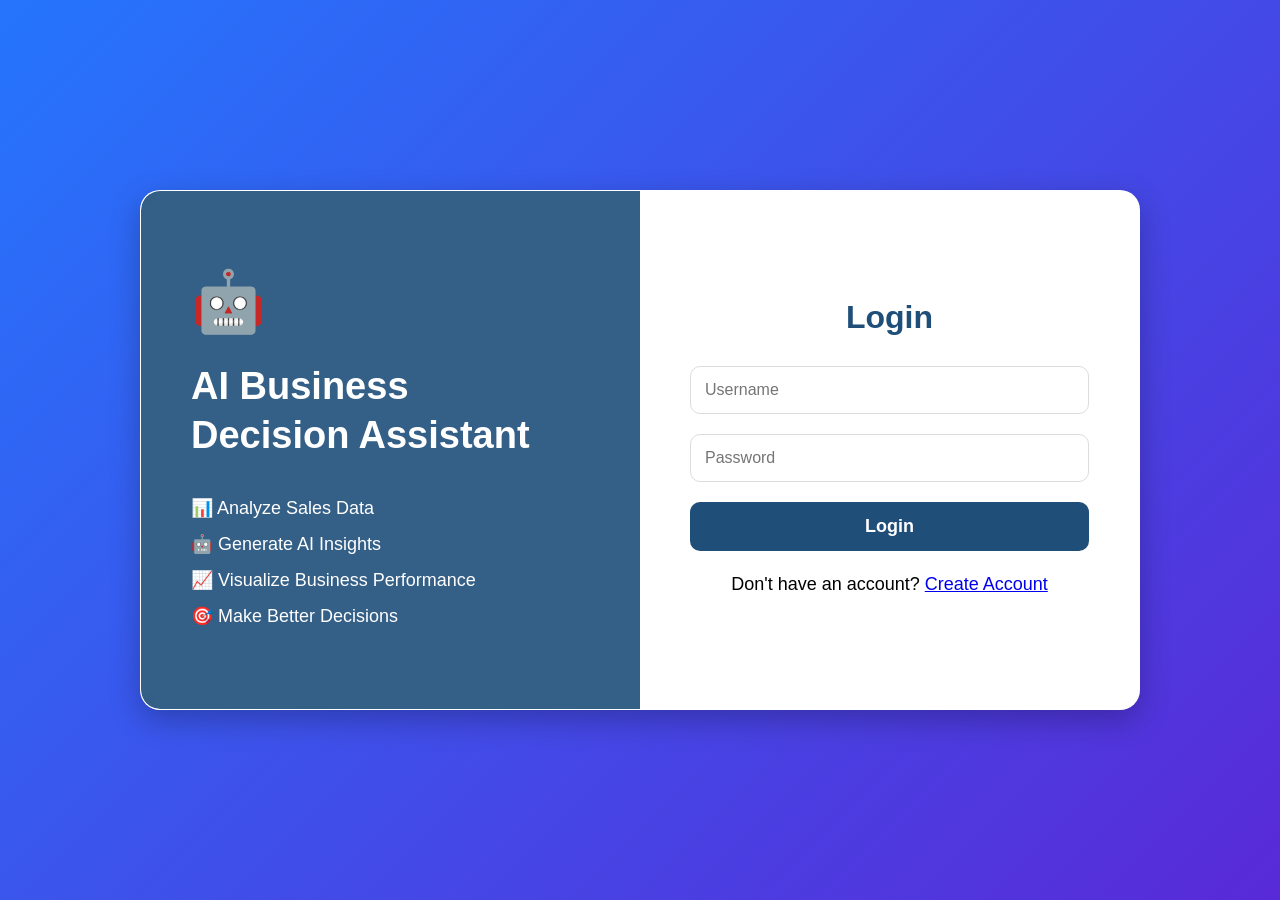
<file: templates/login.html>
<!DOCTYPE html>
<html>
<head>
    <title>Login</title>
    <style>
@keyframes fadeIn {
    from {
        opacity: 0;
        transform: translateY(30px);
    }
    to {
        opacity: 1;
        transform: translateY(0);
    }
}
</style>

    <style>
        * {
            margin: 0;
            padding: 0;
            box-sizing: border-box;
        }

        body {
            font-family: Arial;
            min-height: 100vh;
            display: flex;
            justify-content: center;
            align-items: center;

            background: linear-gradient(-45deg, #1f4e79, #4e73df, #6a11cb, #2575fc);
            background-size: 400% 400%;
            animation: gradientMove 8s ease infinite;

            /* 🔥 IMPORTANT FIX */
            padding: 20px;
        }

        .container {
            display: flex;
            width: 1000px;
            max-width: 95%;
            min-height: 520px;

            background: white;
            border-radius: 20px;
            overflow: hidden;
            box-shadow: 0 10px 30px rgba(0,0,0,0.25);
            border: 1px solid rgba(255,255,255,0.2);
            animation:fadeIn 1s ease;
        }

        .left {
            width: 50%;
            background: rgba(31, 78, 121, 0.9);
            backdrop-filter: blur(10px);
            color: white;

            padding: 50px;

            display: flex;
            flex-direction: column;
            justify-content: center;
        }

        .right {
            width: 50%;
            padding: 50px;

            display: flex;
            flex-direction: column;
            justify-content: center;
        }

        .icon {
            font-size: 60px;
            margin-bottom: 25px;
        }

        h1 {
            font-size: 38px;
            line-height: 1.3;
            margin-bottom: 30px;
        }

        p {
            font-size: 18px;
            line-height: 2;
        }

        h2 {
            text-align: center;
            color: #1f4e79;
            margin-bottom: 30px;
            font-size: 32px;
        }

        input {
            width: 100%;
            padding: 14px;
            margin-bottom: 20px;
            border: 1px solid #ddd;
            border-radius: 10px;
            font-size: 16px;
        }

        button {
            width: 100%;
            padding: 14px;
            background: #1f4e79;
            color: white;
            border: none;
            border-radius: 10px;
            font-size: 18px;
            font-weight: bold;
            cursor: pointer;
            transition: 0.3s ease;
        }

        /* 🔥 RESPONSIVE FIX */
        @media (max-width: 768px) {
            .container {
                flex-direction: column;
                min-height: auto;
            }

            .left, .right {
                width: 100%;
            }
        }
        @keyframes gradientMove {
    0% { background-position: 0% 50%; }
    50% { background-position: 100% 50%; }
    100% { background-position: 0% 50%; }
}
        button:hover {
    background: #163a5c;
    transform: scale(1.03);
    transition: 0.3s ease;
}
input:focus {
    outline: none;
    border: 2px solid #1f4e79;
    box-shadow: 0 0 8px rgba(31,78,121,0.4);
}

    </style>
</head>

<body>

<div class="container">

    <!-- LEFT SIDE -->
    <div class="left">

        <div class="icon">🤖</div>

        <h1>
            AI Business<br>
            Decision Assistant
        </h1>

        <p>
            📊 Analyze Sales Data<br>
            🤖 Generate AI Insights<br>
            📈 Visualize Business Performance<br>
            🎯 Make Better Decisions
        </p>

    </div>

    <!-- RIGHT SIDE -->
    <div class="right">

        <h2>Login</h2>

        <form action="/login" method="POST">

            <input type="text" name="username" placeholder="Username">

            <input type="password" name="password" placeholder="Password">

            <button type="submit">Login</button>
            <p style="text-align:center;margin-top:15px;">
            Don't have an account?
            <a href="/signup-page">Create Account</a>
            </p>

        </form>

    </div>

</div>

</body>
</html>
</file>
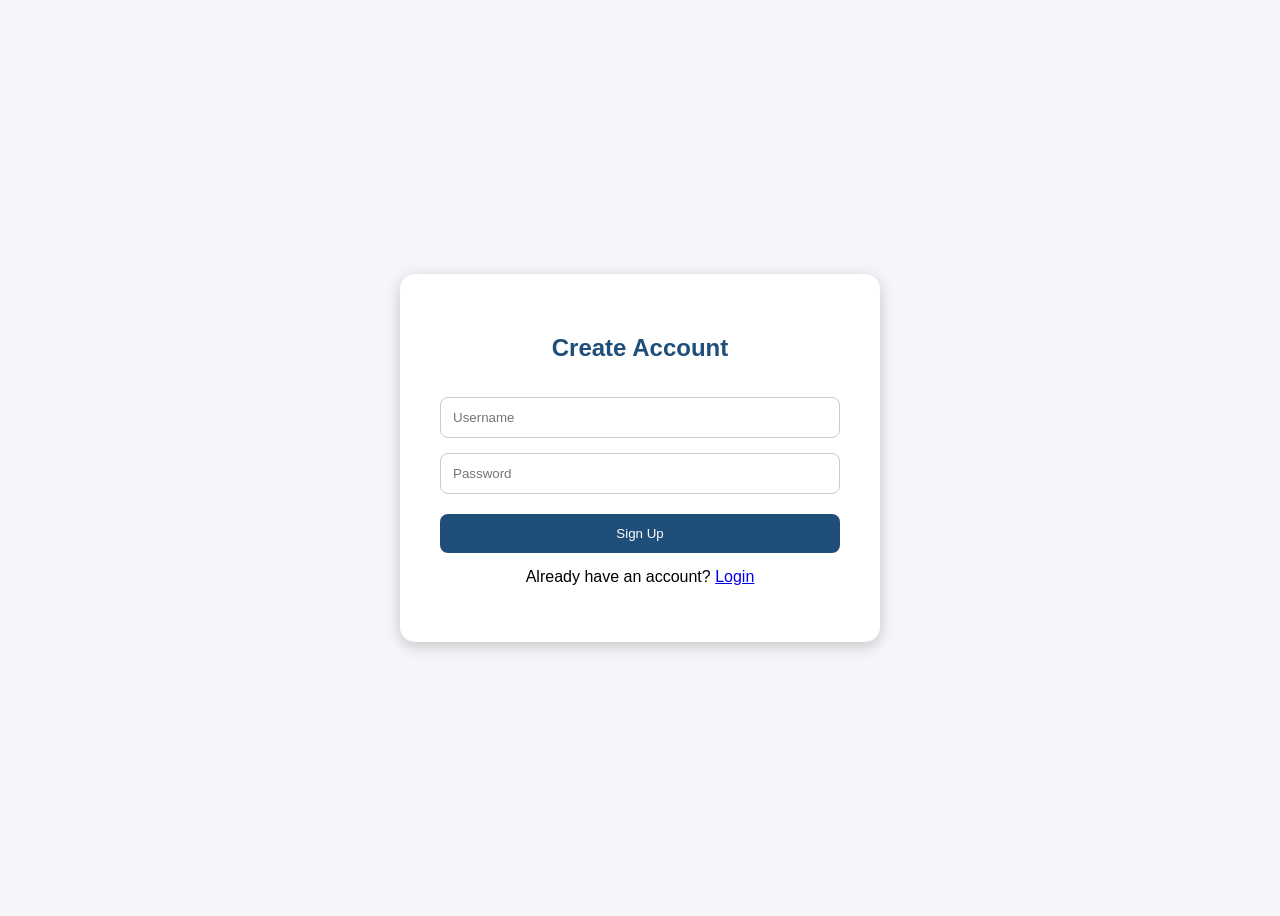
<file: templates/signup.html>
<!DOCTYPE html>
<html>

<head>
    <title>Sign Up</title>

    <style>

        body{
            font-family:Arial;
            background:#f4f6f9;
            display:flex;
            justify-content:center;
            align-items:center;
            height:100vh;
        }

        .box{
            background:white;
            padding:40px;
            border-radius:15px;
            width:400px;
            box-shadow:0px 4px 15px rgba(0,0,0,0.2);
        }

        h2{
            text-align:center;
            color:#1f4e79;
        }

        input{
            width:100%;
            padding:12px;
            margin-top:15px;
            border:1px solid #ccc;
            border-radius:8px;
            box-sizing:border-box;
        }

        button{
            width:100%;
            padding:12px;
            margin-top:20px;
            background:#1f4e79;
            color:white;
            border:none;
            border-radius:8px;
            cursor:pointer;
        }

    </style>

</head>

<body>

<div class="box">

<h2>Create Account</h2>

<form action="/signup" method="POST">

<input
type="text"
name="username"
placeholder="Username"
required>

<input
type="password"
name="password"
placeholder="Password"
required>

<button type="submit">
Sign Up
</button>
<p style="text-align:center;margin-top:15px;">
Already have an account?
<a href="/login-page">Login</a>
</p>

</form>

</div>

</body>

</html>
</file>
